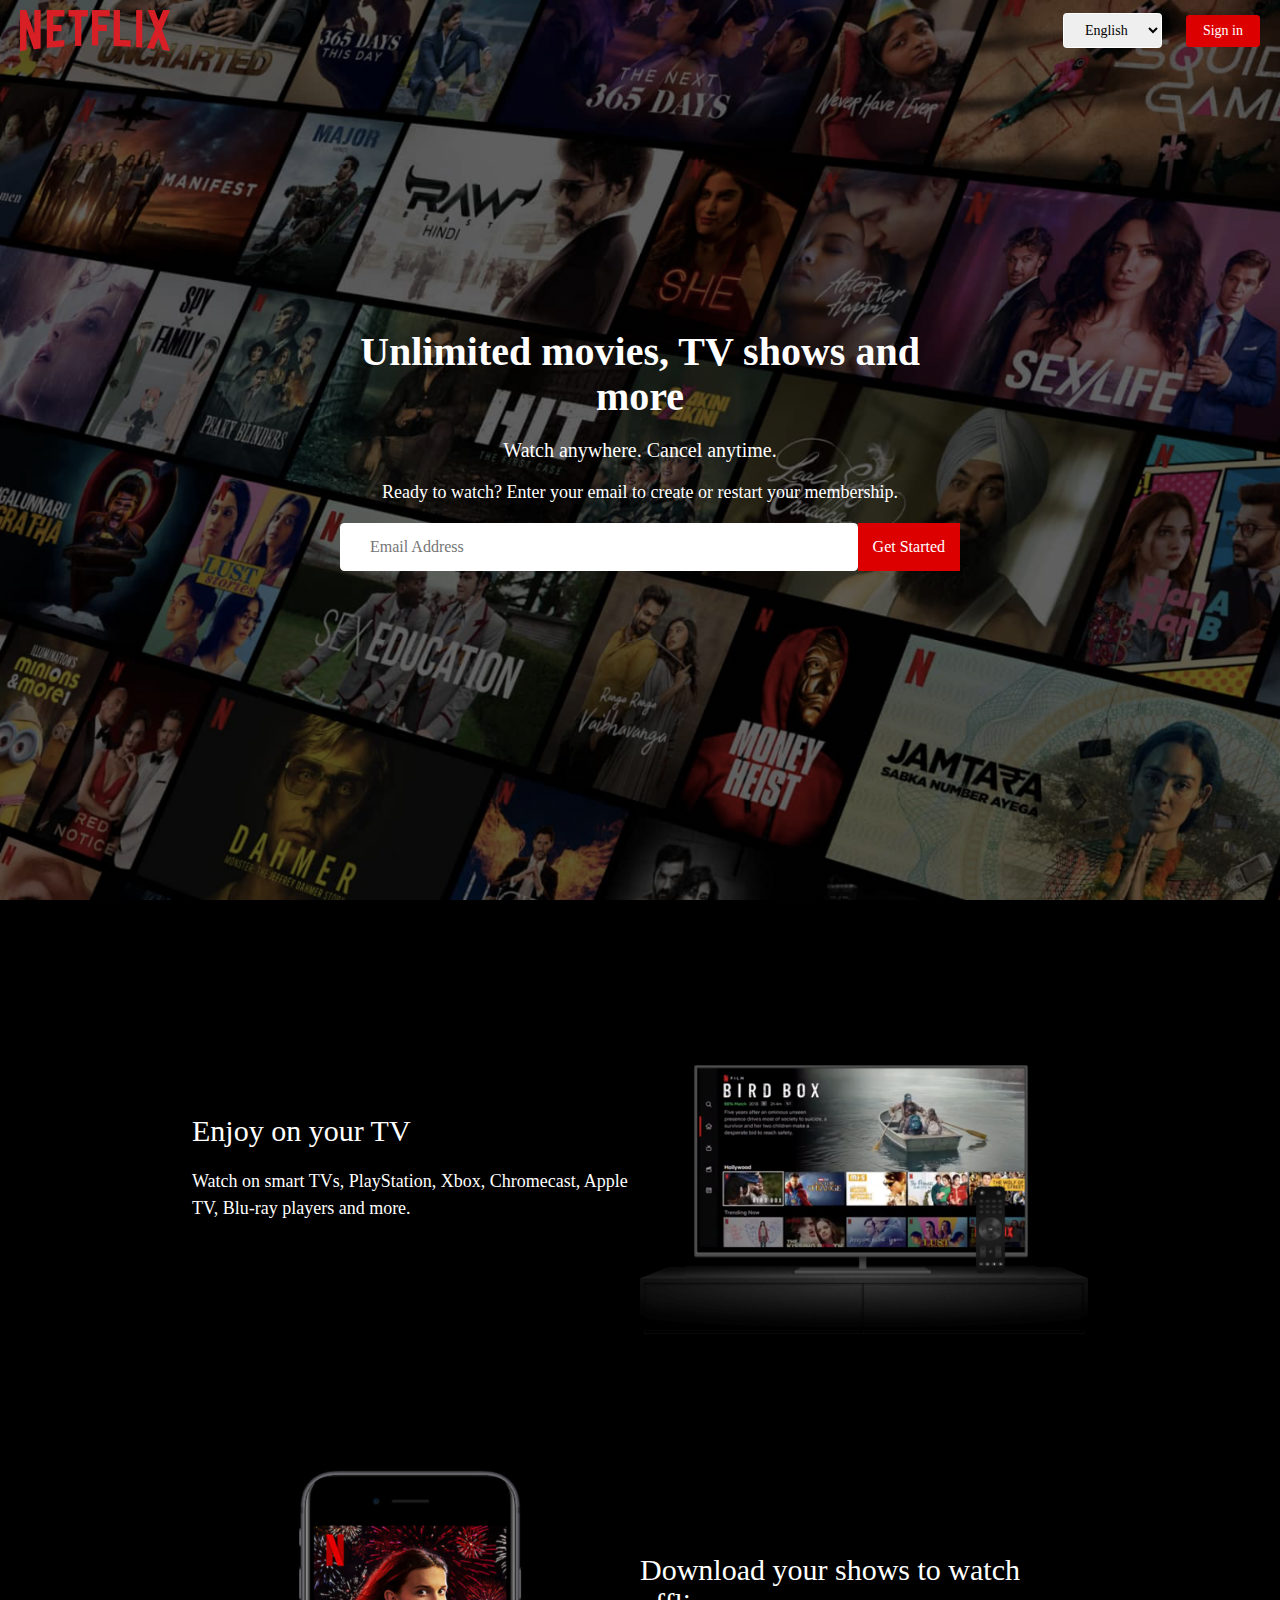
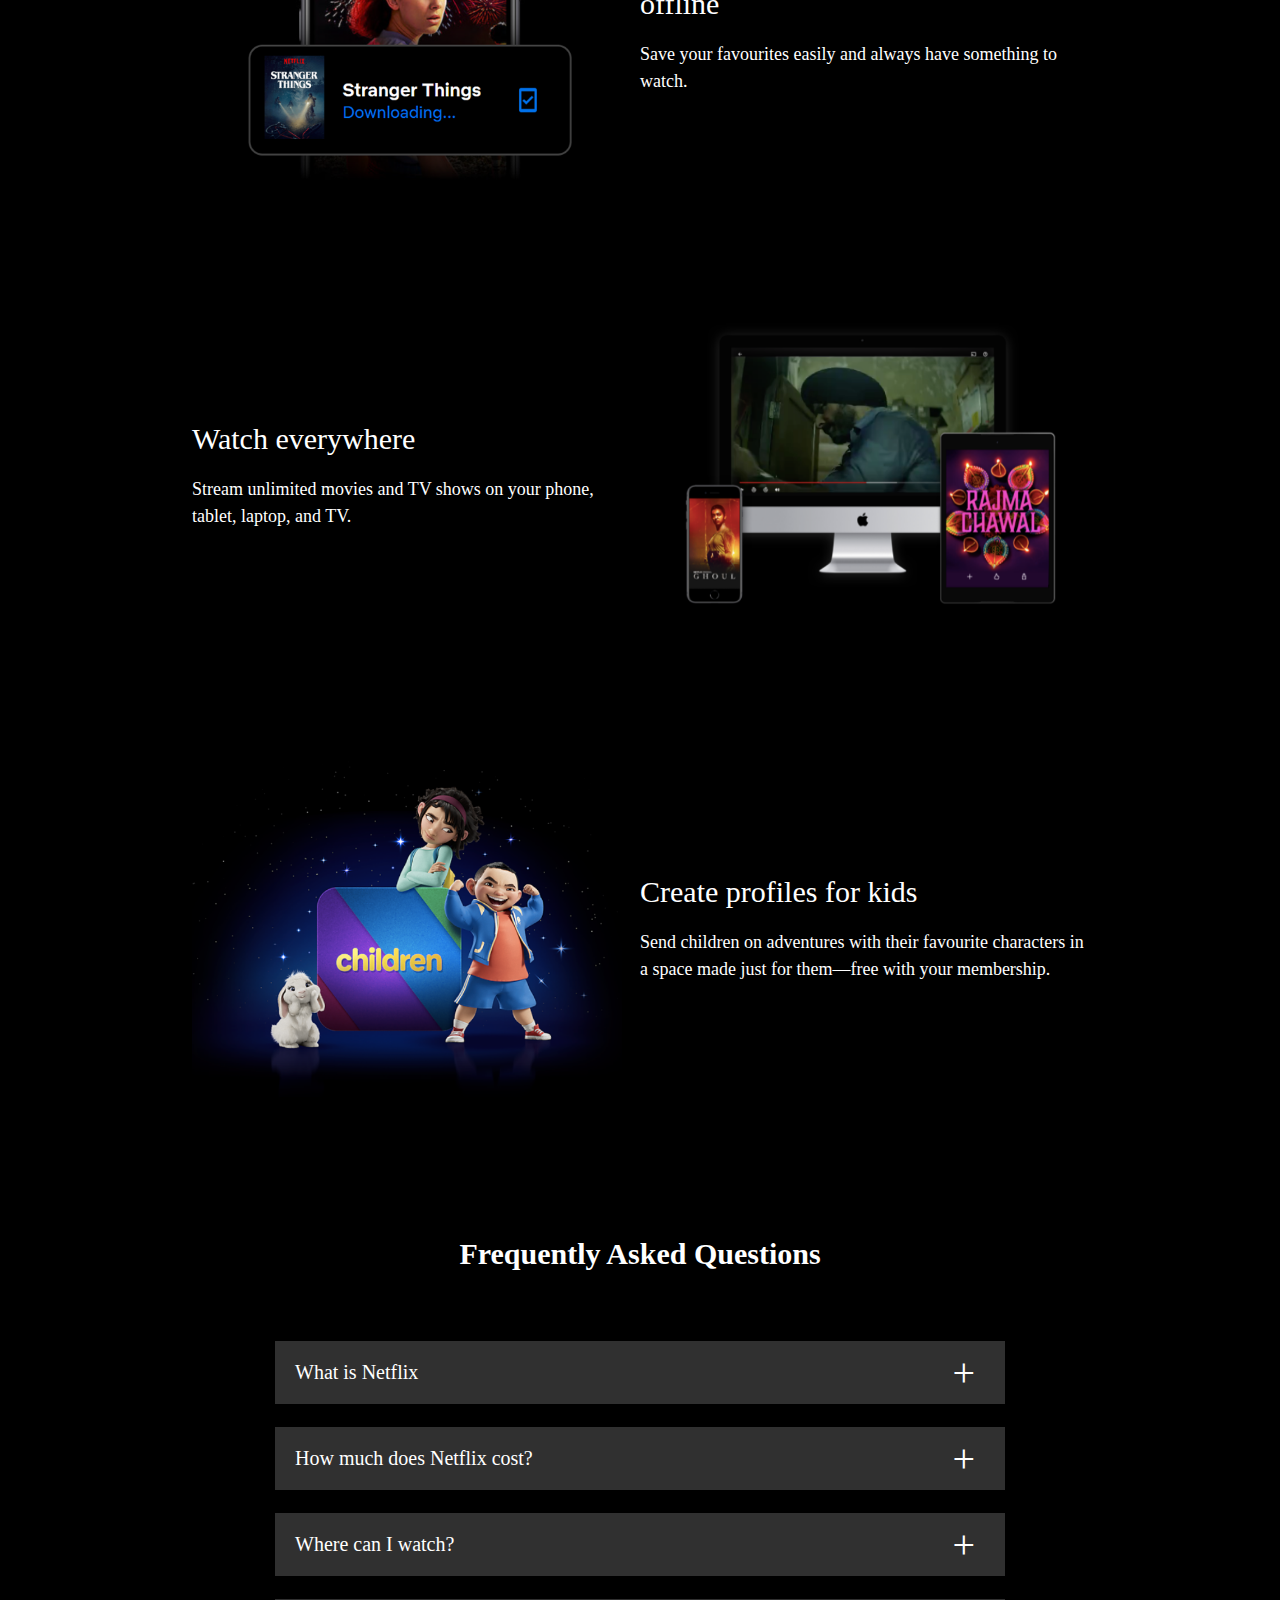
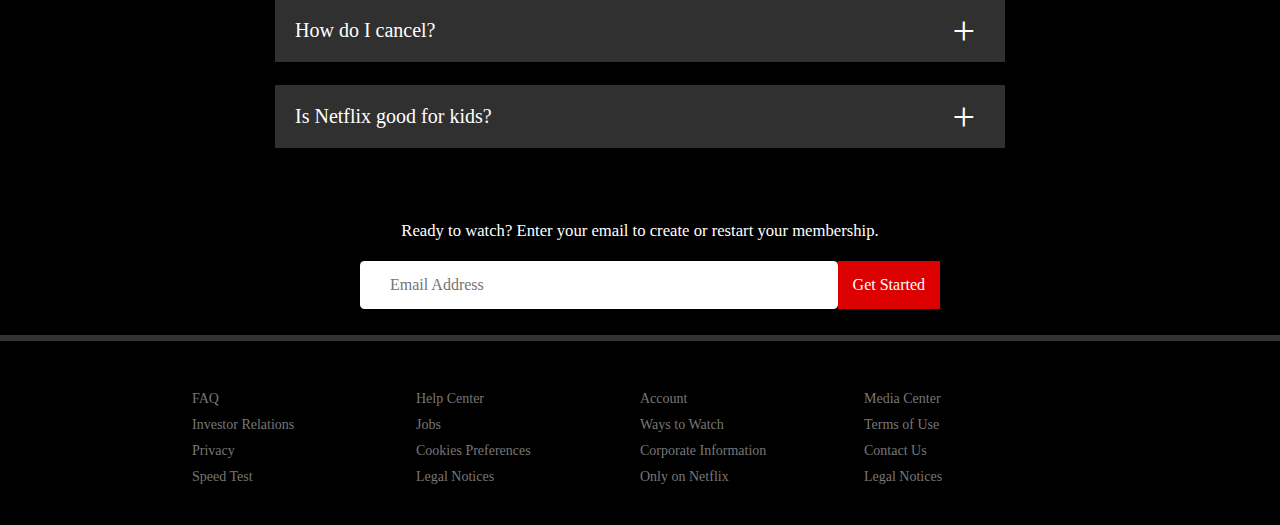
<file: index.html>
<!DOCTYPE html>
<html lang="en">
<head>
    <meta charset="UTF-8">
    <meta name="viewport" content="width=device-width, initial-scale=1.0">
    <title>Netflix-clone-miniproject</title>
    <link rel="stylesheet" href="style.css">
</head>
<body>
    <div class="header">
        <nav>
            <img src="./logo.png" alt="Netflix_logo_image" class="logo">
            <div class="btn">
                <select id="language-select" name="LanguageSelect">
                    <option lang="en" label="English" value="en-IN" selected>English</option>
                    <option lang="hi" label="हिन्दी" value="hi-IN">हिन्दी</option>
                </select>
                <button>Sign in</button>
            </div>
        </nav>
        <div class="header-content">
            <h1>Unlimited movies, TV shows and more</h1>
            <h3>Watch anywhere. Cancel anytime.</h3>
            <p>Ready to watch? Enter your email to create or restart your membership.</p>
            <form class="email">
                <input type="email" placeholder="Email Address" required>
                <button type="submit">Get Started</button>
            </form>
        </div>
    </div>
    <div class="features">
        <div class="row">
            <div class="text-col">
                <h2>Enjoy on your TV</h2>
                <p>Watch on smart TVs, PlayStation, Xbox, Chromecast, Apple TV, Blu-ray players and more.</p>
            </div>
            <div class="img-col">
                <img src="./feature-1.png" alt="feature-1">
            </div>
        </div>
        <div class="row">
            <div class="img-col">
                <img src="./feature-2.png" alt="feature-1">
            </div>
            <div class="text-col">
                <h2>Download your shows to watch offline</h2>
                <p>Save your favourites easily and always have something to watch.</p>
            </div>
        </div>
        <div class="row">
            <div class="text-col">
                <h2>Watch everywhere</h2>
                <p>Stream unlimited movies and TV shows on your phone, tablet, laptop, and TV.</p>
            </div>
            <div class="img-col">
                <img src="./feature-3.png" alt="feature-1">
            </div>
        </div>
        <div class="row">
            <div class="img-col">
                <img src="./feature-4.png" alt="feature-1">
            </div>
            <div class="text-col">
                <h2>Create profiles for kids</h2>
                <p>Send children on adventures with their favourite characters in a space made just for them—free with your membership.</p>
            </div>
        </div>
    </div>
    <div class="faq">
        <h2>Frequently Asked Questions</h2>
        <ul class="accordion">
            <li>
                <input type="radio" name="accordion" id="first">
                <label for="first">What is Netflix</label>
                <div class="content">
                    <p>Netflix is a streaming service that offers a wide variety of award-winning TV shows, movies, anime, documentaries and more – on thousands of internet-connected devices.</p>
                    <p>You can watch as much as you want, whenever you want, without a single ad - all for one low monthly price. There's always something new to discover, and new TV shows and movies are added every week!</p>
                </div>
            </li>
            <li>
                <input type="radio" name="accordion" id="sec">
                <label for="sec">How much does Netflix cost?</label>
                <div class="content">
                    <p>Watch Netflix on your smartphone, tablet, Smart TV, laptop, or streaming device, all for one fixed monthly fee. Plans range from ₹149 to ₹649 a month. No extra costs, no contracts.</p>
                </div>
            </li>
            <li>
                <input type="radio" name="accordion" id="third">
                <label for="third">Where can I watch?</label>
                <div class="content">
                    <p>Watch anywhere, anytime. Sign in with your Netflix account to watch instantly on the web at netflix.com from your personal computer or on any internet-connected device that offers the Netflix app, including smart TVs, smartphones, tablets, streaming media players and game consoles.</p>
                    <p>You can also download your favourite shows with the iOS or Android app. Use downloads to watch while you're on the go and without an internet connection. Take Netflix with you anywhere.</p>
                </div>
            </li>
            <li>
                <input type="radio" name="accordion" id="fourth">
                <label for="fourth">How do I cancel?</label>
                <div class="content">
                    <p>Lorem ipsum dolor sit amet consectetur adipisicing elit. Unde nemo exercitationem ipsa nisi inventore consequuntur vel iure, dolore deserunt, facilis, voluptates quam? Dolorum dolores, officiis quo suscipit aspernatur minima accusamus?</p>
                </div>
            </li>
            <li>
                <input type="radio" name="accordion" id="five">
                <label for="five">Is Netflix good for kids?</label>
                <div class="content">
                    <p>Lorem ipsum dolor sit amet consectetur adipisicing elit. Unde nemo exercitationem ipsa nisi inventore consequuntur vel iure, dolore deserunt, facilis, voluptates quam? Dolorum dolores, officiis quo suscipit aspernatur minima accusamus?</p>
                </div>
            </li>
        </ul>
        <small><p>Ready to watch? Enter your email to create or restart your membership.</p></small>
        <form class="email">
            <input type="email" placeholder="Email Address" required>
            <button type="submit">Get Started</button>
        </form>
    </div>
    <div class="footer">
        <div class="col">
            <a href="#">FAQ</a>
            <a href="#">Investor Relations</a>
            <a href="#">Privacy</a>
            <a href="#">Speed Test</a>
        </div>
        <div class="col">
            <a href="#">Help Center</a>
            <a href="#">Jobs</a>
            <a href="#">Cookies Preferences</a>
            <a href="#">Legal Notices</a>
        </div>
        <div class="col">
            <a href="#">Account</a>
            <a href="#">Ways to Watch</a>
            <a href="#">Corporate Information</a>
            <a href="#">Only on Netflix</a>
        </div>
        <div class="col">
            <a href="#">Media Center</a>
            <a href="#">Terms of Use</a>
            <a href="#">Contact Us</a>
            <a href="#">Legal Notices</a>
        </div>
    </div>
</body>
</html>
</file>
<file: style.css>
/* General styles */
* {
    padding: 0;
    margin: 0;
    font-family: 'Times New Roman', Times, serif;
    box-sizing: border-box;
}

body {
    background: #000;
    color: #fff; 
}

/* Header styles */
.header {
    width: 100%;
    height: 100vh;
    background-image: linear-gradient(rgba(0,0,0,0.5),rgba(0,0,0,0.5)),url(./header-image.png);
    background-size: cover;
    background-position: center;
}

nav {
    display: flex;
    align-items: center;
    justify-content: space-between;
    padding: 10px 20px;
}

.logo {
    width: 150px;
    cursor: pointer;
}

nav button {
    border: 0;
    outline: 0;
    background: #dd0001;
    color: #fff;
    padding: 8px 17px;
    margin-left: 20px;
    font-size: 14px;
    cursor: pointer;
    border-radius: 3.5px;
}

nav select {
    border: 1px solid #fff;
    outline: 0;
    padding: 8px 17px;
    margin-left: 20px;
    font-size: 14px;
    cursor: pointer;
    border-radius: 3.5px;
}

.header-content {
    position: absolute;
    top: 50%;
    left: 50%;
    transform: translate(-50%, -50%);
    text-align: center;
}

.header-content h1 {
    font-size: 40px;
    line-height: 45px;
    font-weight: 600;
    max-width: 700px;
    margin-bottom: 20px;
}

.header-content h3 {
    font-size: 20px;
    font-weight: 500;
    margin-bottom: 20px;
}

.header-content p {
    margin-bottom: 20px;
    font-size: 18px;
}

.email {
    display: flex;
    align-items: center;
    justify-content: center;
    overflow: hidden;
    margin-top: 20px;
    flex-wrap: wrap;
}

.email input {
    flex: 2;
    border: 0;
    outline: 0;
    margin-left: 20px;
    padding: 15px 30px;
    border-radius: 4.5px;
    font-size: 16px;
}

.email button {
    background: #dd0001;
    border: 0;
    outline: 0;
    color: white;
    cursor: pointer;
    padding: 15px;
    font-size: 16px;
}

/* Features styles */
.features {
    padding: 50px 15%;
    font-size: 20px;
}

.row {
    display: flex;
    width: 100%;
    align-items: center;
    flex-wrap: wrap;
    padding: 50px 0;
}

.text-col, .img-col {
    flex-basis: 50%;
    margin-bottom: 20px;
}

.img-col img {
    display: block;
    width: 100%;
    margin: auto;
}

.features h2 {
    font-size: 30px;
    font-weight: 500;
    margin-bottom: 20px;
}

.features p {
    font-size: 18px;
    line-height: 1.5;
}

/* FAQ styles */
.faq {
    padding: 20px 12%;
    text-align: center;
    font-size: 20px;
}

.faq h2 {
    font-weight: 600;
    font-size: 30px;
}

.accordion {
    margin: 60px auto;
    width: 100%;
    max-width: 750px;
}

.accordion li {
    list-style: none;
    width: 100%;
    padding: 10px;
}

.accordion li label {
    display: flex;
    align-items: center;
    padding: 20px;
    font-size: 20px;
    font-weight: 500;
    margin-bottom: 3px;
    cursor: pointer;
    position: relative;
    background: #303030;
}

label::after {
    content: '+';
    position: absolute;
    font-size: 40px;
    right: 30px;
    transition: transform 0.5s;
}

input[type="radio"] {
    display: none;
}

.accordion .content {
    overflow: hidden;
    background: #303030;
    text-align: left;
    padding: 0 30px;
    max-height: 0;
    transition: max-height 0.5s, padding 0.5s;
}

.accordion input[type="radio"]:checked + label + .content {
    max-height: fit-content;
    padding: 40px 20px;
}

.accordion input[type="radio"]:checked + label::after {
    transform: rotate(135deg);
}

.faq .email {
    max-width: 600px;
    margin: 20px auto 6px;
}

/* Footer styles */
.footer {
    padding: 50px 15% 10px;
    border-top: 6px solid #333;
    color: #777;
    display: flex;
    flex-wrap: wrap;
    justify-content: space-between;
}

.footer h2 {
    font-size: 18px;
    font-weight: 400;
    margin-bottom: 30px;
}

.footer .col {
    flex-basis: 25%;
    margin-bottom: 20px;
}

.footer .col a {
    display: block;
    text-decoration: none;
    color: #777;
    font-size: 14px;
    margin-bottom: 10px;
}

/* Media Queries for responsiveness */
@media (max-width: 1024px) {
    .header-content h1 {
        font-size: 35px;
        line-height: 40px;
    }

    .header-content h3 {
        font-size: 18px;
    }

    .header-content p {
        font-size: 16px;
    }
}

@media (max-width: 768px) {
    .header-content h1 {
        font-size: 30px;
        line-height: 35px;
    }

    .header-content h3 {
        font-size: 16px;
    }

    .header-content p {
        font-size: 14px;
    }

    .features {
        padding: 30px 10%;
    }

    .features h2 {
        font-size: 25px;
    }

    .features p {
        font-size: 16px;
    }
}

@media (max-width: 600px) {
    nav {
        flex-direction: column;
    }

    .logo {
        width: 100%;
        margin-bottom: 20px;
    }

    .header-content {
        margin-top: 50px;
    }

    .features {
        padding: 20px 5%;
    }

    .row {
        flex-direction: column;
    }

    .text-col, .img-col {
        flex-basis: 100%;
    }

    .footer {
        flex-direction: column;
        align-items: center;
    }

    .footer .col {
        flex-basis: 100%;
        margin-bottom: 20px;
    }

    .footer .col a {
        text-align: center;
    }

    .email input, .email button {
        font-size: 14px;
        padding: 10px 15px;
    }
}
</file>
